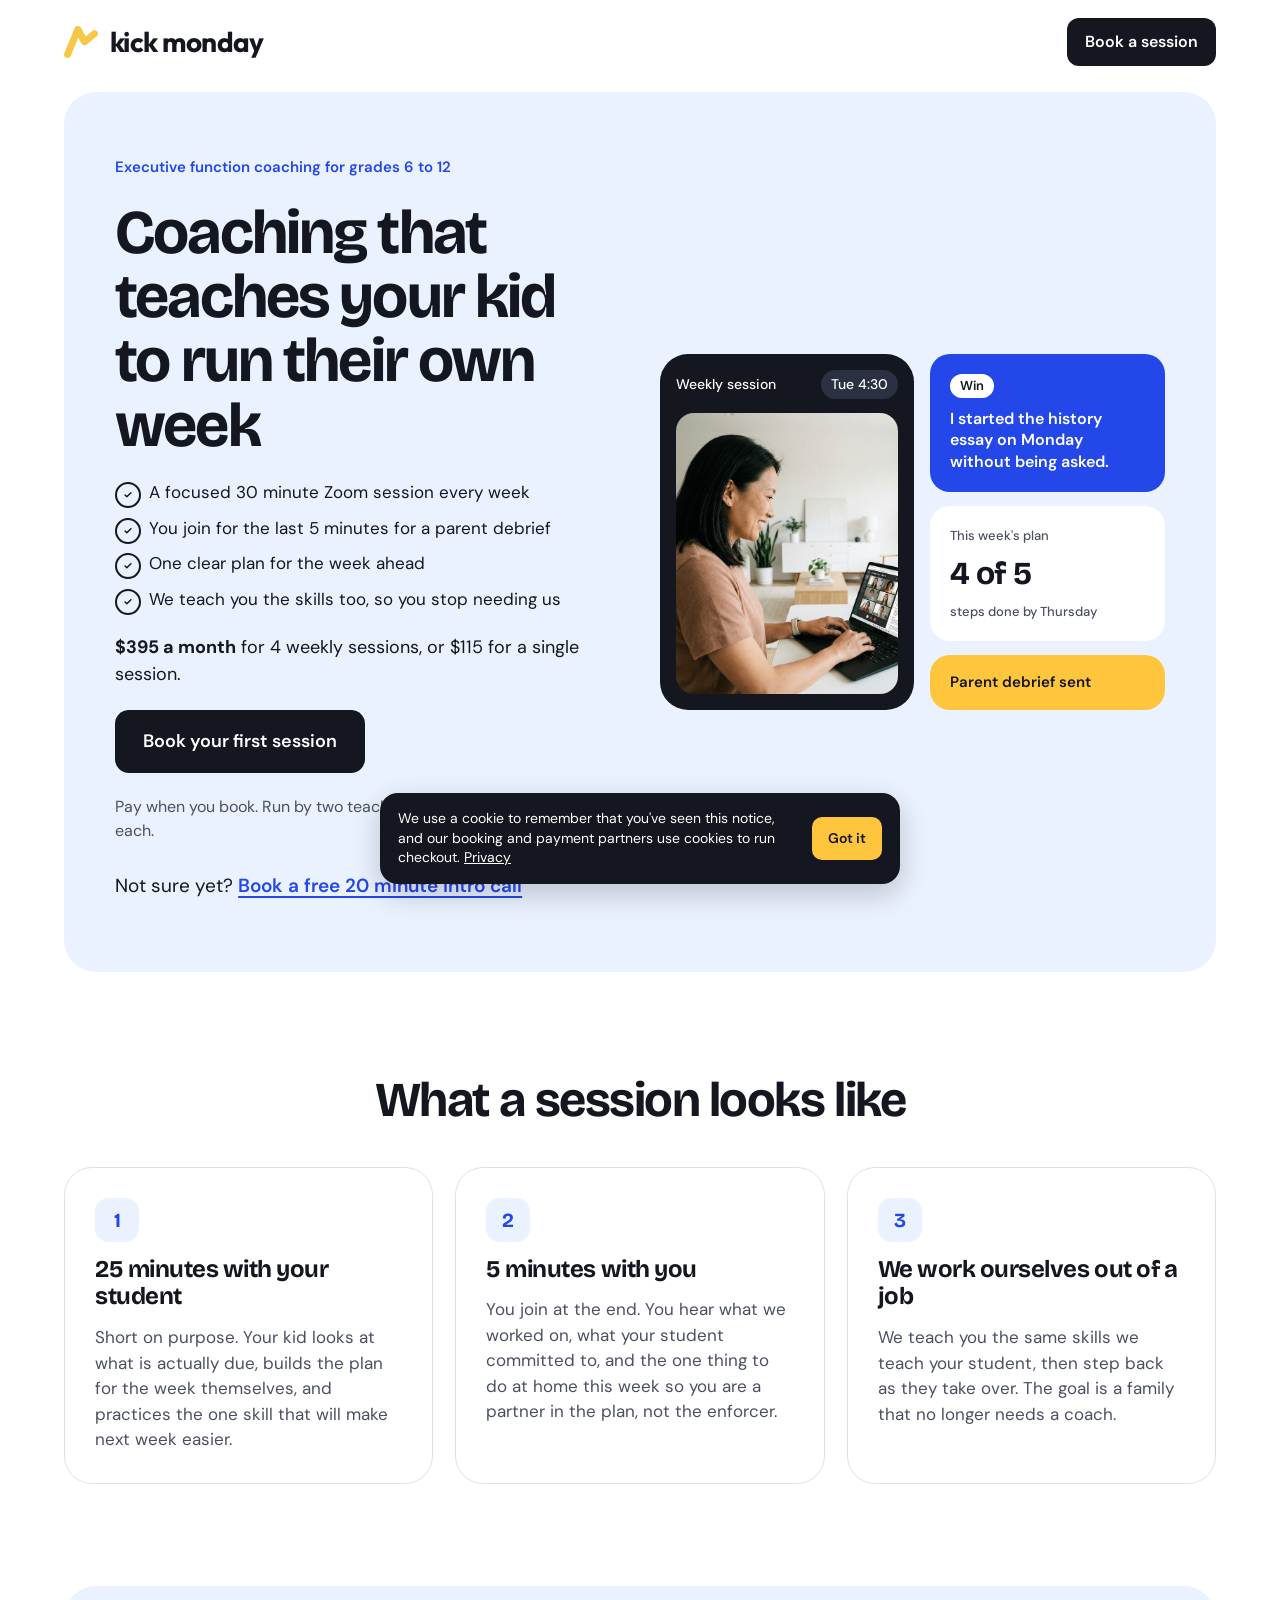
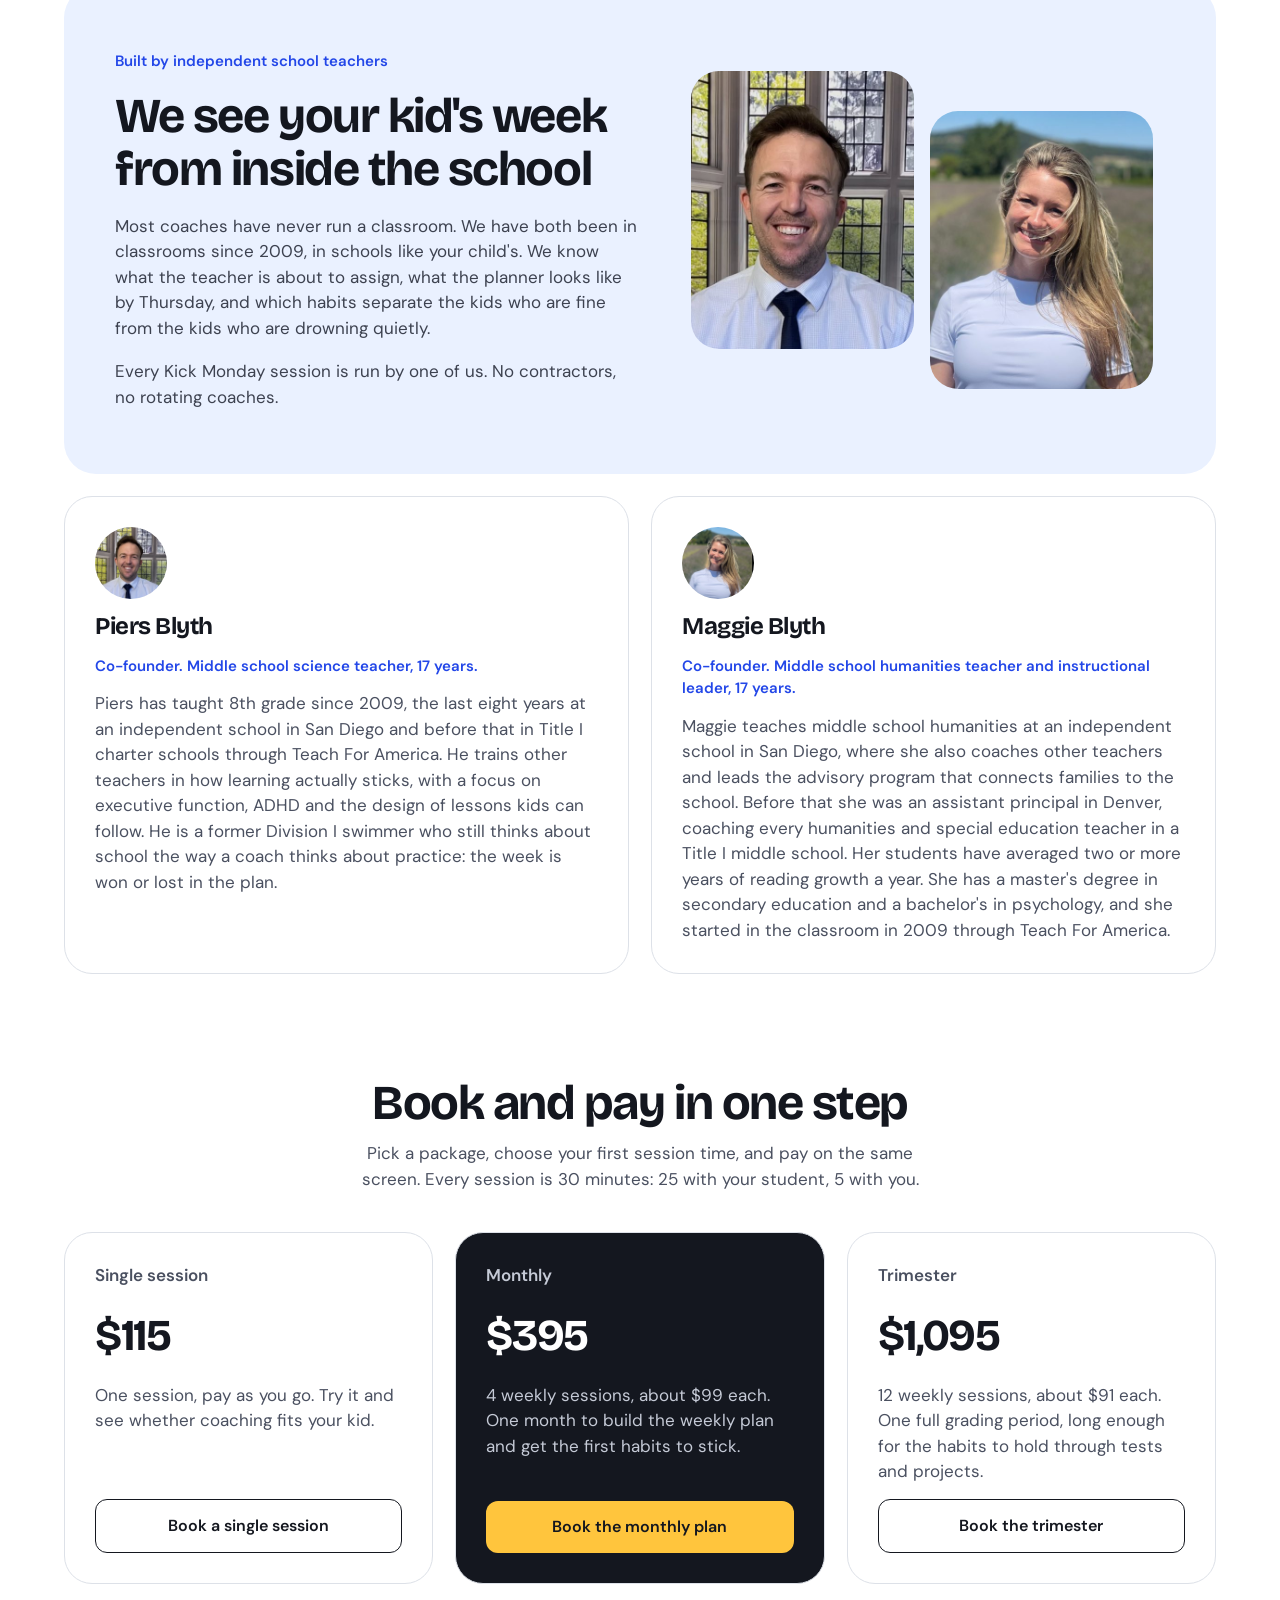
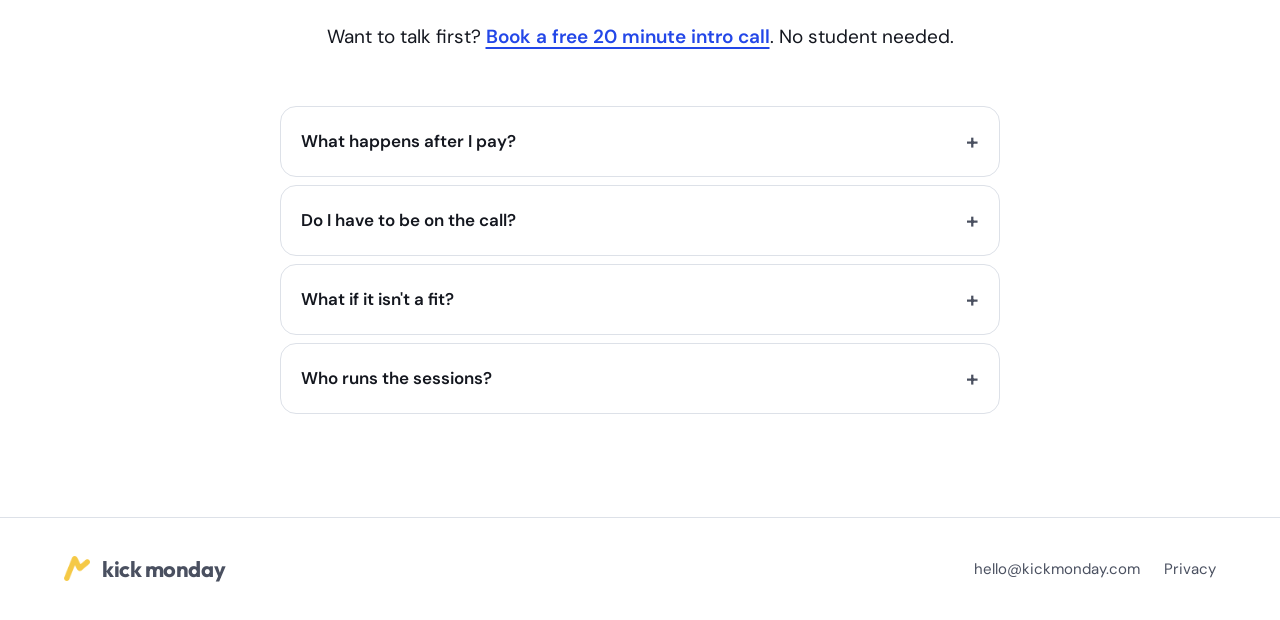
<file: index.html>
<!doctype html>
<html lang="en">
<head>
<meta charset="utf-8">
<meta name="viewport" content="width=device-width, initial-scale=1">
<title>Kick Monday | Executive function coaching for grades 6 to 12</title>
<meta name="description" content="A 30 minute weekly Zoom session that teaches your student to plan and run their own week, with a 5 minute parent debrief at the end. Run by two independent school teachers.">
<link rel="icon" type="image/png" href="/assets/favicon.png">
<meta property="og:title" content="Kick Monday">
<meta property="og:description" content="Executive function coaching for grades 6 to 12, run by two independent school teachers.">
<meta property="og:image" content="https://kickmonday.com/assets/session.jpg">
<link rel="preconnect" href="https://fonts.googleapis.com">
<link rel="preconnect" href="https://fonts.gstatic.com" crossorigin>
<link rel="stylesheet" href="https://fonts.googleapis.com/css2?family=Bricolage+Grotesque:opsz,wght@12..96,700&family=Outfit:wght@700&family=DM+Sans:opsz,wght@9..40,400;9..40,500;9..40,600&display=swap">
<link rel="stylesheet" href="/styles.css">
</head>
<body>

<header class="nav">
  <a class="brand" href="#top" aria-label="Kick Monday home">
    <img src="/assets/mark.png" alt="" width="34" height="32">
    <span>kick monday</span>
  </a>
  <a class="btn btn-dark btn-sm" href="#book">Book a session</a>
</header>

<main>

<section id="top" class="wrap">
  <div class="hero">
    <div class="hero-copy">
      <p class="eyebrow">Executive function coaching for grades 6 to 12</p>
      <h1>Coaching that teaches your kid to run their own week</h1>
      <ul class="checks">
        <li>A focused 30 minute Zoom session every week</li>
        <li>You join for the last 5 minutes for a parent debrief</li>
        <li>One clear plan for the week ahead</li>
        <li>We teach you the skills too, so you stop needing us</li>
      </ul>
      <p class="price-line"><strong>$395 a month</strong> for 4 weekly sessions, or $115 for a single session.</p>
        <a class="btn btn-dark btn-lg" href="#book">Book your first session</a>
        <p class="fine">Pay when you book. Run by two teachers with 17 years in classrooms each.</p>
        <p class="intro">Not sure yet? <a class="link" data-book="intro" href="#">Book a free 20 minute intro call</a></p>
    </div>
    <div class="hero-art">
      <div class="phone">
        <div class="phone-top"><span>Weekly session</span><span class="pill">Tue 4:30</span></div>
        <img src="/assets/session.jpg" alt="A parent on a video call at a laptop" width="640" height="800">
      </div>
      <div class="cards">
        <div class="card-win"><span class="tag">Win</span>I started the history essay on Monday without being asked.</div>
        <div class="card-plan"><span class="small">This week's plan</span><span class="num">4 of 5</span><span class="small">steps done by Thursday</span></div>
        <div class="card-debrief">Parent debrief sent</div>
      </div>
    </div>
  </div>
</section>

<section class="wrap section">
  <h2 class="center">What a session looks like</h2>
  <div class="grid3">
    <div class="card">
      <span class="step">1</span>
      <h3>25 minutes with your student</h3>
      <p>Short on purpose. Your kid looks at what is actually due, builds the plan for the week themselves, and practices the one skill that will make next week easier.</p>
    </div>
    <div class="card">
      <span class="step">2</span>
      <h3>5 minutes with you</h3>
      <p>You join at the end. You hear what we worked on, what your student committed to, and the one thing to do at home this week so you are a partner in the plan, not the enforcer.</p>
    </div>
    <div class="card">
      <span class="step">3</span>
      <h3>We work ourselves out of a job</h3>
      <p>We teach you the same skills we teach your student, then step back as they take over. The goal is a family that no longer needs a coach.</p>
    </div>
  </div>
</section>

<section class="wrap section" id="who">
  <div class="panel panel-blue">
    <div class="panel-copy">
      <p class="eyebrow">Built by independent school teachers</p>
      <h2>We see your kid's week from inside the school</h2>
      <p>Most coaches have never run a classroom. We have both been in classrooms since 2009, in schools like your child's. We know what the teacher is about to assign, what the planner looks like by Thursday, and which habits separate the kids who are fine from the kids who are drowning quietly.</p>
      <p>Every Kick Monday session is run by one of us. No contractors, no rotating coaches.</p>
    </div>
    <div class="panel-photos">
      <img src="/assets/piers.jpg" alt="Piers Blyth" width="600" height="600">
      <img src="/assets/maggie.jpg" alt="Maggie Blyth" width="600" height="600" class="offset">
    </div>
  </div>
  <div class="grid2">
    <div class="card bio">
      <img src="/assets/piers.jpg" alt="" width="72" height="72">
      <h3>Piers Blyth</h3>
      <p class="role">Co-founder. Middle school science teacher, 17 years.</p>
      <p>Piers has taught 8th grade since 2009, the last eight years at an independent school in San Diego and before that in Title I charter schools through Teach For America. He trains other teachers in how learning actually sticks, with a focus on executive function, ADHD and the design of lessons kids can follow. He is a former Division I swimmer who still thinks about school the way a coach thinks about practice: the week is won or lost in the plan.</p>
    </div>
    <div class="card bio">
      <img src="/assets/maggie.jpg" alt="" width="72" height="72">
      <h3>Maggie Blyth</h3>
      <p class="role">Co-founder. Middle school humanities teacher and instructional leader, 17 years.</p>
      <p>Maggie teaches middle school humanities at an independent school in San Diego, where she also coaches other teachers and leads the advisory program that connects families to the school. Before that she was an assistant principal in Denver, coaching every humanities and special education teacher in a Title I middle school. Her students have averaged two or more years of reading growth a year. She has a master's degree in secondary education and a bachelor's in psychology, and she started in the classroom in 2009 through Teach For America.</p>
    </div>
  </div>
</section>

<section class="wrap section" id="book">
  <div class="center">
    <h2>Book and pay in one step</h2>
    <p class="sub">Pick a package, choose your first session time, and pay on the same screen. Every session is 30 minutes: 25 with your student, 5 with you.</p>
  </div>
  <div class="grid3 packages">
    <div class="card pkg">
      <span class="pkg-name">Single session</span>
      <span class="pkg-price">$115</span>
      <p>One session, pay as you go. Try it and see whether coaching fits your kid.</p>
      <a class="btn btn-outline" data-book="single" href="#">Book a single session</a>
    </div>
    <div class="card pkg pkg-dark">
      <span class="pkg-name">Monthly</span>
      <span class="pkg-price">$395</span>
      <p>4 weekly sessions, about $99 each. One month to build the weekly plan and get the first habits to stick.</p>
      <a class="btn btn-yellow" data-book="monthly" href="#">Book the monthly plan</a>
    </div>
    <div class="card pkg">
      <span class="pkg-name">Trimester</span>
      <span class="pkg-price">$1,095</span>
      <p>12 weekly sessions, about $91 each. One full grading period, long enough for the habits to hold through tests and projects.</p>
      <a class="btn btn-outline" data-book="trimester" href="#">Book the trimester</a>
    </div>
  </div>
    <p class="intro center" style="margin-top:32px">Want to talk first? <a class="link" data-book="intro" href="#">Book a free 20 minute intro call</a>. No student needed.</p>
  </div>
  <div class="faq">
    <details><summary>What happens after I pay?</summary><p>You get a calendar invite with the Zoom link right away. Before the first session we send a short form so we know your student's school, grade and what the week looks like at your house.</p></details>
    <details><summary>Do I have to be on the call?</summary><p>Only for the last 5 minutes. Your student has the first 25 minutes with the coach. We send you a reminder a few minutes before the debrief.</p></details>
    <details><summary>What if it isn't a fit?</summary><p>Tell us after the first session and we refund the unused sessions in full.</p></details>
    <details><summary>Who runs the sessions?</summary><p>Piers or Maggie, every time. Your student works with the same coach each week.</p></details>
  </div>
</section>

</main>

<footer class="foot">
  <div class="wrap foot-in">
    <span class="brand"><img src="/assets/mark.png" alt="" width="26" height="24"><span>kick monday</span></span>
    <nav>
      <a href="mailto:hello@kickmonday.com">hello@kickmonday.com</a>
      <a href="/privacy.html">Privacy</a>
    </nav>
  </div>
</footer>

<div class="cookie" id="cookie" hidden>
  <p>We use a cookie to remember that you've seen this notice, and our booking and payment partners use cookies to run checkout. <a href="/privacy.html">Privacy</a></p>
  <button type="button" id="cookie-ok">Got it</button>
</div>

<script src="/config.js"></script>
<script>
  // Wire package buttons to the booking URLs in config.js
  document.querySelectorAll('[data-book]').forEach(function (a) {
    var url = window.KM_BOOKING && window.KM_BOOKING[a.dataset.book];
    if (url) { a.href = url; a.target = '_blank'; a.rel = 'noopener'; }
  });
  // Cookie notice
  try {
    var c = document.getElementById('cookie');
    if (!localStorage.getItem('km-cookie-ok')) c.hidden = false;
    document.getElementById('cookie-ok').onclick = function () {
      try { localStorage.setItem('km-cookie-ok', '1'); } catch (e) {}
      c.hidden = true;
    };
  } catch (e) {}
</script>
</body>
</html>
</file>
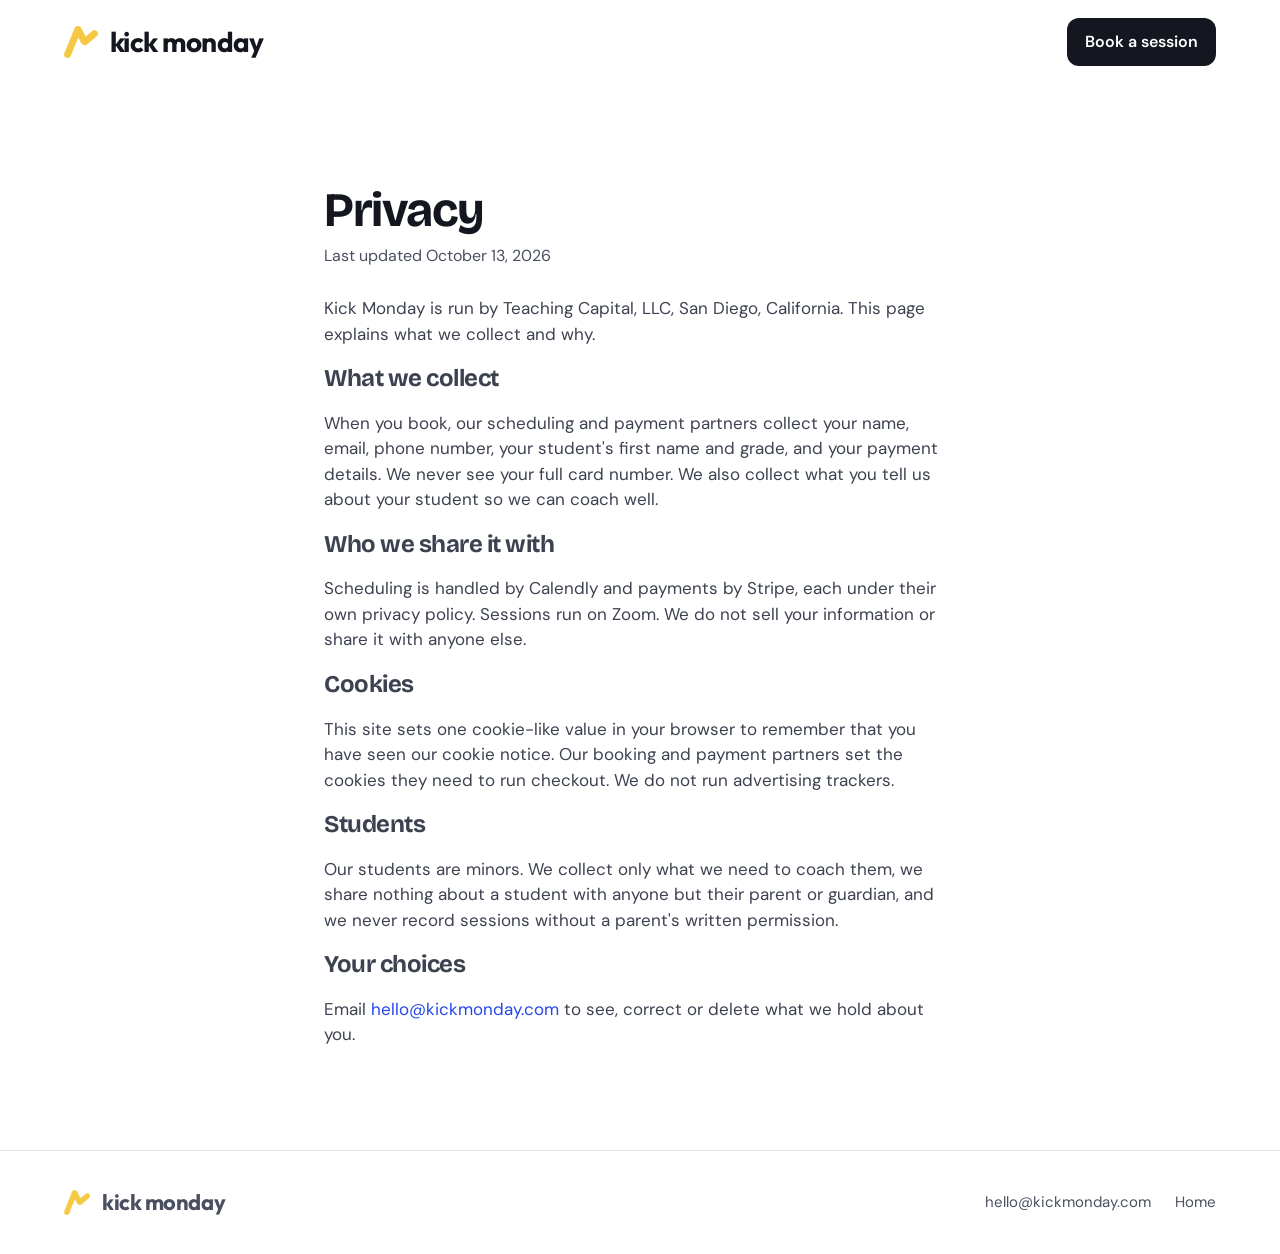
<file: privacy.html>
<!doctype html>
<html lang="en">
<head>
<meta charset="utf-8">
<meta name="viewport" content="width=device-width, initial-scale=1">
<title>Privacy | Kick Monday</title>
<link rel="icon" type="image/png" href="/assets/favicon.png">
<link rel="stylesheet" href="https://fonts.googleapis.com/css2?family=Bricolage+Grotesque:opsz,wght@12..96,700&family=Outfit:wght@700&family=DM+Sans:opsz,wght@9..40,400;9..40,500;9..40,600&display=swap">
<link rel="stylesheet" href="/styles.css">
</head>
<body>
<header class="nav">
  <a class="brand" href="/"><img src="/assets/mark.png" alt="" width="34" height="32"><span>kick monday</span></a>
  <a class="btn btn-dark btn-sm" href="/#book">Book a session</a>
</header>
<main class="wrap section" style="max-width:760px">
  <h1 style="font-size:clamp(32px,4vw,48px)">Privacy</h1>
  <p class="fine" style="margin-top:8px">Last updated October 13, 2026</p>
  <div style="display:flex;flex-direction:column;gap:18px;margin-top:28px;color:var(--ink2)">
    <p>Kick Monday is run by Teaching Capital, LLC, San Diego, California. This page explains what we collect and why.</p>
    <h3>What we collect</h3>
    <p>When you book, our scheduling and payment partners collect your name, email, phone number, your student's first name and grade, and your payment details. We never see your full card number. We also collect what you tell us about your student so we can coach well.</p>
    <h3>Who we share it with</h3>
    <p>Scheduling is handled by Calendly and payments by Stripe, each under their own privacy policy. Sessions run on Zoom. We do not sell your information or share it with anyone else.</p>
    <h3>Cookies</h3>
    <p>This site sets one cookie-like value in your browser to remember that you have seen our cookie notice. Our booking and payment partners set the cookies they need to run checkout. We do not run advertising trackers.</p>
    <h3>Students</h3>
    <p>Our students are minors. We collect only what we need to coach them, we share nothing about a student with anyone but their parent or guardian, and we never record sessions without a parent's written permission.</p>
    <h3>Your choices</h3>
    <p>Email <a href="mailto:hello@kickmonday.com" style="color:var(--blue)">hello@kickmonday.com</a> to see, correct or delete what we hold about you.</p>
  </div>
</main>
<footer class="foot"><div class="wrap foot-in"><span class="brand"><img src="/assets/mark.png" alt="" width="26" height="24"><span>kick monday</span></span><nav><a href="mailto:hello@kickmonday.com">hello@kickmonday.com</a><a href="/">Home</a></nav></div></footer>
</body>
</html>
</file>
<file: styles.css>
:root{
  --ink:#14171F; --ink2:#3D4250; --muted:#4A5060; --line:#DDE1E8;
  --blue:#2347E8; --blue-bg:#EAF1FF; --yellow:#FFC53D; --dark2:#2B3142; --light:#C5CAD6;
  --display:'Bricolage Grotesque',system-ui,sans-serif; --body:'DM Sans',system-ui,sans-serif;
}
*{box-sizing:border-box}
html{scroll-behavior:smooth}
body{margin:0;background:#fff;color:var(--ink);font-family:var(--body);font-size:17px;line-height:1.5}
img{display:block;max-width:100%}
a{color:inherit;text-decoration:none}
h1,h2,h3{font-family:var(--display);font-weight:700;letter-spacing:-.03em;margin:0}
h1{font-size:clamp(36px,5vw,62px);line-height:1.04}
h2{font-size:clamp(30px,3.8vw,50px);line-height:1.08}
h3{font-size:24px;line-height:1.15;letter-spacing:-.02em}
p{margin:0}
.wrap{max-width:1280px;margin:0 auto;padding-left:clamp(16px,5vw,80px);padding-right:clamp(16px,5vw,80px)}
.section{padding-top:clamp(56px,8vw,104px)}
.center{text-align:center}
.sub{color:var(--muted);max-width:560px;margin:12px auto 0}
.eyebrow{font-size:15px;font-weight:600;color:var(--blue)}
.fine{font-size:16px;color:var(--muted)}
.btn-row{display:flex;flex-wrap:wrap;gap:12px}
.link{color:var(--blue);text-decoration:underline;text-underline-offset:4px;text-decoration-thickness:2px;font-weight:600;padding:8px 0;display:inline-block}
.intro{font-size:19px;line-height:1.4}
/* buttons */
.btn{display:inline-block;border-radius:12px;font-weight:600;font-size:16px;padding:14px 20px;text-align:center;transition:transform .08s}
.btn:active{transform:scale(.98)}
.btn-sm{padding:12px 18px;white-space:nowrap}
.btn-lg{padding:18px 28px;font-size:18px;border-radius:14px}
.btn-dark{background:var(--ink);color:#fff}
.btn-outline{border:1px solid var(--ink);color:var(--ink)}
.btn-yellow{background:var(--yellow);color:var(--ink)}

/* nav */
.nav{max-width:1280px;margin:0 auto;padding:18px clamp(16px,5vw,80px);display:flex;align-items:center;justify-content:space-between;gap:16px}
.brand{display:flex;align-items:center;gap:12px;font-family:'Outfit',sans-serif;font-weight:700;font-size:28px;letter-spacing:-.02em;line-height:1}
.brand img{width:34px;height:auto}

/* hero */
.hero{background:var(--blue-bg);border-radius:32px;padding:clamp(28px,5vw,72px) clamp(20px,4vw,56px);display:flex;flex-wrap:wrap;align-items:center;gap:40px;margin-top:8px}
.hero-copy{flex:1 1 300px;min-width:0;display:flex;flex-direction:column;gap:22px;align-items:flex-start}
.checks{list-style:none;margin:0;padding:0;display:flex;flex-direction:column;gap:10px}
.checks li{position:relative;padding-left:34px}
.checks li::before{content:"";position:absolute;left:0;top:2px;width:22px;height:22px;border-radius:50%;border:2px solid var(--ink);background:url("data:image/svg+xml,%3Csvg xmlns='http://www.w3.org/2000/svg' viewBox='0 0 24 24' fill='none' stroke='%2314171F' stroke-width='2.5' stroke-linecap='round' stroke-linejoin='round'%3E%3Cpath d='m7 12 3 3 7-7'/%3E%3C/svg%3E") center/14px no-repeat}
.price-line{font-size:18px}
.hero-art{flex:1 1 300px;min-width:0;display:flex;flex-wrap:wrap;gap:16px;align-items:stretch}
.phone{flex:1 1 200px;min-width:0;background:var(--ink);border-radius:28px;padding:16px;display:flex;flex-direction:column;gap:14px}
.phone-top{display:flex;justify-content:space-between;align-items:center;color:#fff;font-size:14px;font-weight:500}
.pill{background:var(--dark2);border-radius:999px;padding:4px 10px}
.phone img{width:100%;min-height:260px;flex:1;object-fit:cover;border-radius:18px}
.cards{flex:1 1 180px;min-width:0;display:flex;flex-direction:column;gap:14px;justify-content:center}
.card-win{background:var(--blue);color:#fff;border-radius:20px;padding:20px;font-weight:600;font-size:16px;line-height:1.35;display:flex;flex-direction:column;gap:10px}
.tag{align-self:flex-start;background:#fff;color:var(--ink);border-radius:999px;padding:3px 10px;font-size:13px}
.card-plan{background:#fff;border-radius:20px;padding:20px;display:flex;flex-direction:column;gap:4px}
.card-plan .small{font-size:13px;color:var(--muted);font-weight:500}
.card-plan .num{font-family:var(--display);font-weight:700;font-size:32px;letter-spacing:-.02em}
.card-debrief{background:var(--yellow);border-radius:20px;padding:16px 20px;font-weight:600;font-size:15px}

/* grids and cards */
.grid3{display:grid;grid-template-columns:repeat(auto-fit,minmax(260px,1fr));gap:22px;margin-top:40px}
.grid2{display:grid;grid-template-columns:repeat(auto-fit,minmax(300px,1fr));gap:22px;margin-top:22px}
.card{border:1px solid var(--line);border-radius:28px;padding:30px;display:flex;flex-direction:column;gap:14px}
.card p{color:var(--muted)}
.step{width:44px;height:44px;border-radius:14px;background:var(--blue-bg);color:var(--blue);display:flex;align-items:center;justify-content:center;font-family:var(--display);font-weight:700;font-size:20px}
.bio img{width:72px;height:72px;border-radius:50%;object-fit:cover}
.bio .role{font-size:15px;font-weight:600;color:var(--blue)}

/* who panel */
.panel{border-radius:32px;padding:clamp(28px,5vw,64px) clamp(20px,4vw,56px);display:flex;flex-wrap:wrap;gap:40px;align-items:center}
.panel-blue{background:var(--blue-bg)}
.panel-copy{flex:1 1 320px;min-width:0;display:flex;flex-direction:column;gap:18px}
.panel-copy p:not(.eyebrow){color:var(--ink2);max-width:560px}
.panel-photos{flex:1 1 280px;min-width:0;display:flex;gap:16px;justify-content:center;align-items:flex-start}
.panel-photos img{width:46%;max-width:240px;height:auto;aspect-ratio:4/5;object-fit:cover;border-radius:28px}
.panel-photos .offset{margin-top:40px}

/* packages */
.packages{margin-top:40px}
.pkg-name{font-weight:600;color:var(--muted)}
.pkg-price{font-family:var(--display);font-weight:700;font-size:44px;letter-spacing:-.03em}
.pkg .btn{margin-top:auto}
.pkg-dark{background:var(--ink);color:#fff}
.pkg-dark .pkg-name,.pkg-dark p{color:var(--light)}

/* faq */
.faq{max-width:720px;margin:48px auto 0;display:flex;flex-direction:column;gap:8px}
.faq details{border:1px solid var(--line);border-radius:16px;padding:4px 20px}
.faq summary{cursor:pointer;font-weight:600;padding:14px 0;list-style:none;display:flex;justify-content:space-between;align-items:center}
.faq summary::-webkit-details-marker{display:none}
.faq summary::after{content:"+";font-size:22px;color:var(--muted)}
.faq details[open] summary::after{content:"\2013"}
.faq details p{color:var(--muted);padding-bottom:16px}

/* footer */
.foot{border-top:1px solid var(--line);margin-top:clamp(56px,8vw,104px)}
.foot-in{padding-top:28px;padding-bottom:28px;display:flex;flex-wrap:wrap;justify-content:space-between;gap:16px;align-items:center;font-size:15px;color:var(--muted)}
.foot .brand{font-size:22px}
.foot .brand img{width:26px}
.foot nav{display:flex;flex-wrap:wrap;gap:8px 24px}
.foot nav a{padding:12px 0}

/* cookie */
.cookie{position:fixed;left:16px;right:16px;bottom:16px;max-width:520px;margin:0 auto;background:var(--ink);color:#fff;border-radius:18px;padding:16px 18px;display:flex;gap:14px;align-items:center;font-size:14px;line-height:1.4;box-shadow:0 10px 30px rgba(0,0,0,.2);z-index:50}
.cookie[hidden]{display:none}
.cookie a{text-decoration:underline}
.cookie button{flex:none;background:var(--yellow);color:var(--ink);border:0;border-radius:10px;padding:12px 16px;font:inherit;font-weight:600;cursor:pointer}

@media (max-width:560px){
  .brand{font-size:24px}
  .hero{padding:28px 20px}
  .btn-row .btn-lg{width:100%}
  .card{padding:24px}
  .cookie{flex-direction:column;align-items:stretch}
}
</file>
